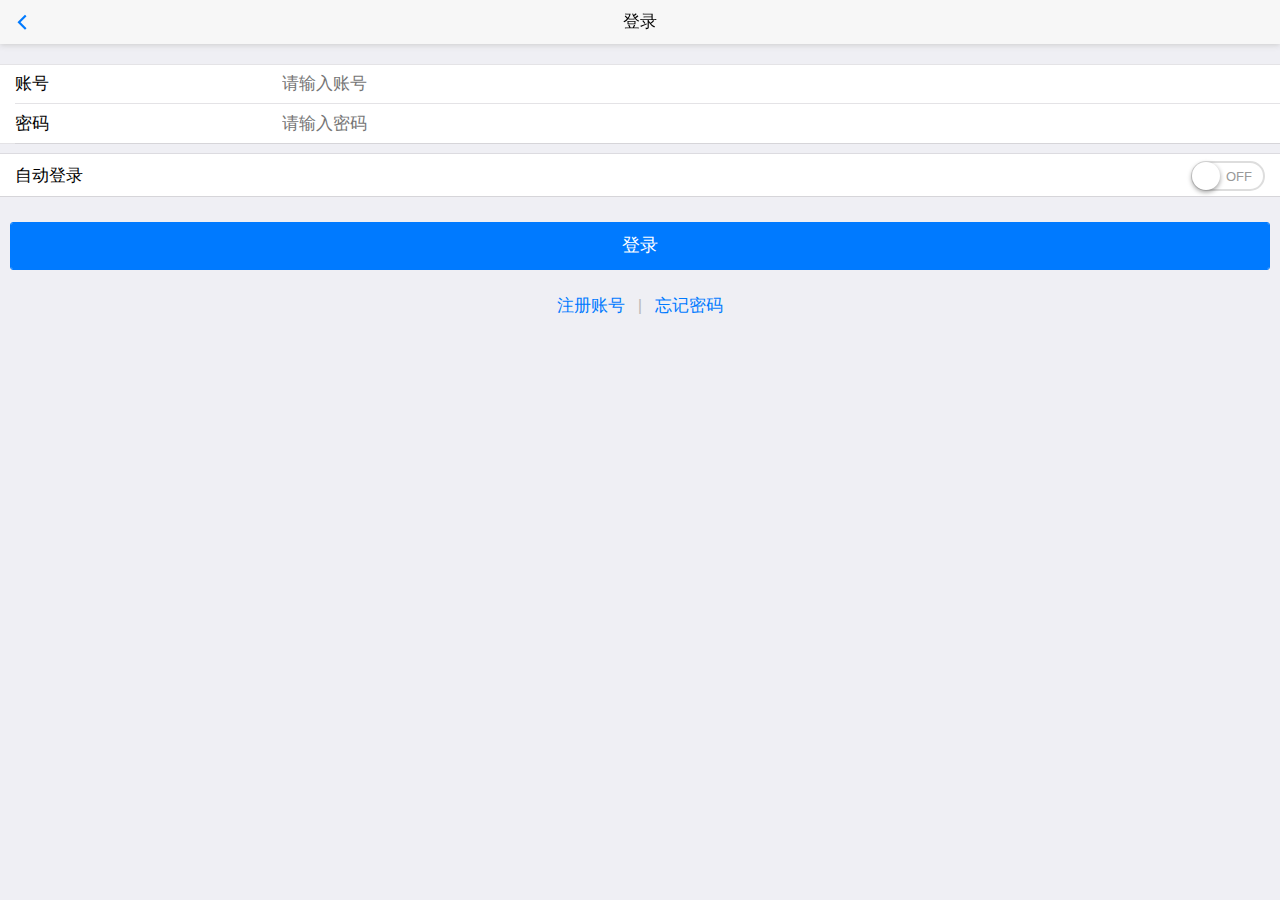
<file: models/login/login.html>
<!DOCTYPE html>
<html class="ui-page-login">

	<head>
		<meta charset="utf-8">
		<meta name="viewport" content="width=device-width,initial-scale=1,minimum-scale=1,maximum-scale=1,user-scalable=no" />
		<title></title>
		<link href="../../common/mui.min.css" rel="stylesheet" />
		<link href="style.css" rel="stylesheet" />
		<style>
			.area {
				margin: 20px auto 0px auto;
			}
			
			.mui-input-group {
				margin-top: 10px;
			}
			
			.mui-input-group:first-child {
				margin-top: 20px;
			}
			
			.mui-input-group label {
				width: 22%;
			}
			
			.mui-input-row label~input,
			.mui-input-row label~select,
			.mui-input-row label~textarea {
				width: 78%;
			}
			
			.mui-checkbox input[type=checkbox],
			.mui-radio input[type=radio] {
				top: 6px;
			}
			
			.mui-content-padded {
				margin-top: 25px;
			}
			
			.mui-btn {
				padding: 10px;
			}
			
			.link-area {
				display: block;
				margin-top: 25px;
				text-align: center;
			}
			
			.spliter {
				color: #bbb;
				padding: 0px 8px;
			}
			
			.oauth-area {
				position: absolute;
				bottom: 20px;
				left: 0px;
				text-align: center;
				width: 100%;
				padding: 0px;
				margin: 0px;
			}
			
			.oauth-area .oauth-btn {
				display: inline-block;
				width: 50px;
				height: 50px;
				background-size: 30px 30px;
				background-position: center center;
				background-repeat: no-repeat;
				margin: 0px 20px;
				/*-webkit-filter: grayscale(100%); */
				border: solid 1px #ddd;
				border-radius: 25px;
			}
			
			.oauth-area .oauth-btn:active {
				border: solid 1px #aaa;
			}
			
			.oauth-area .oauth-btn.disabled {
				background-color: #ddd;
			}
		</style>

	</head>

	<body>
		<header class="mui-bar mui-bar-nav">
			<a href="../main/menu.html" class="mui-action-back mui-icon mui-icon-left-nav mui-pull-left"></a>
			<h1 class="mui-title">登录</h1>
		</header>
		<div class="mui-content">
			<form id='login-form' class="mui-input-group">
				<div class="mui-input-row">
					<label>账号</label>
					<input id='account' type="text" class="mui-input-clear mui-input" placeholder="请输入账号">
				</div>
				<div class="mui-input-row">
					<label>密码</label>
					<input id='password' type="password" class="mui-input-clear mui-input" placeholder="请输入密码">
				</div>
			</form>
			<form class="mui-input-group">
				<ul class="mui-table-view mui-table-view-chevron">
					<li class="mui-table-view-cell">
						自动登录
						<div id="autoLogin" class="mui-switch">
							<div class="mui-switch-handle"></div>
						</div>
					</li>
				</ul>
			</form>
			<div class="mui-content-padded">
				<button id='login' class="mui-btn mui-btn-block mui-btn-primary">登录</button>
				<div class="link-area"><a id='reg'>注册账号</a> <span class="spliter">|</span> <a id='forgetPassword'>忘记密码</a>
				</div>
			</div>
			<div class="mui-content-padded oauth-area">

			</div>
		</div>
		<script src="../../common/mui.min.js"></script>
		<script src="../../common/mui.enterfocus.js"></script>
		<script src="../../common/app.js"></script>
		<script>
			(function($, doc) {
				$.init({
					statusBarBackground: '#f7f7f7'
				});
				$.plusReady(function() {
					plus.screen.lockOrientation("portrait-primary");
					var settings = app.getSettings();
					var state = app.getState();
					var loginPage = plus.webview.getWebviewById("login");
					var menuPage = plus.webview.getWebviewById("menu");
					var mainPage = plus.webview.getWebviewById("main");
					var main_loaded_flag = false;
					if(!mainPage){
						mainPage = $.preload({
							"id": 'main',
							"url": '../main/main.html'
						});
					}else{
						main_loaded_flag = true;
					}
					
					mainPage.addEventListener("loaded",function () {
						main_loaded_flag = true;
					});
					var toMain = function() {
						//使用定时器的原因：
						//可能执行太快，main页面loaded事件尚未触发就执行自定义事件，此时必然会失败
						//备份mui.back，mui.back已将窗口关闭逻辑封装的比较完善（预加载及父子窗口），因此最好复用mui.back
						$.back();					
						
//						var id = setInterval(function () {
//							if(main_loaded_flag){
//								clearInterval(id);
//								$.fire(mainPage, 'show', null);
//								menuPage.show("pop-in");
//								loginPage.back();
//							}
//						},20);
					};
					//检查 "登录状态/锁屏状态" 开始
					if (settings.autoLogin && state.token && settings.gestures) {
						$.openWindow({
							url: 'unlock.html',
							id: 'unlock',
							show: {
								aniShow: 'pop-in'
							},
							waiting: {
								autoShow: false
							}
						});
					} else if (settings.autoLogin && state.token) {
						toMain();
					} else {
						app.setState(null);
						//第三方登录
						var authBtns = ['qihoo', 'weixin', 'sinaweibo', 'qq']; //配置业务支持的第三方登录
						var auths = {};
						var oauthArea = doc.querySelector('.oauth-area');
						plus.oauth.getServices(function(services) {
							
							for (var i in services) {
								var service = services[i];
								auths[service.id] = service;
								if (~authBtns.indexOf(service.id)) {
									var isInstalled = app.isInstalled(service.id);
									var btn = document.createElement('div');
									//如果微信未安装，则为不启用状态
									btn.setAttribute('class', 'oauth-btn' + (!isInstalled && service.id === 'weixin' ? (' disabled') : ''));
									btn.authId = service.id;
									btn.style.backgroundImage = 'url("images/' + service.id + '.png")'
									oauthArea.appendChild(btn);
								}
							}
							$(oauthArea).on('tap', '.oauth-btn', function() {
								if (this.classList.contains('disabled')) {
									plus.nativeUI.toast('您尚未安装微信客户端');
									return;
								}
								var auth = auths[this.authId];
								var waiting = plus.nativeUI.showWaiting();
								auth.login(function() {
									waiting.close();
									plus.nativeUI.toast("登录认证成功");
									auth.getUserInfo(function() {
										plus.nativeUI.toast("获取用户信息成功");
										var name = auth.userInfo.nickname || auth.userInfo.name;
										app.createState(name, function() {
											toMain();
										});
									}, function(e) {
										plus.nativeUI.toast("获取用户信息失败：" + e.message);
									});
								}, function(e) {
									waiting.close();
									plus.nativeUI.toast("登录认证失败：" + e.message);
								});
							});
						}, function(e) {
							console.log("失败",services);
							oauthArea.style.display = 'none';
							plus.nativeUI.toast("获取登录认证失败：" + e.message);
						});
					}
					// close splash
					setTimeout(function() {
						//关闭 splash
						plus.navigator.closeSplashscreen();
					}, 600);
					//检查 "登录状态/锁屏状态" 结束
					var loginButton = doc.getElementById('login');
					var accountBox = doc.getElementById('account');
					var passwordBox = doc.getElementById('password');
					var autoLoginButton = doc.getElementById("autoLogin");
					var regButton = doc.getElementById('reg');
					var forgetButton = doc.getElementById('forgetPassword');
					loginButton.addEventListener('tap', function(event) {
						var loginInfo = {
							account: accountBox.value,
							password: passwordBox.value
						};
						app.login(loginInfo, function(err) {
							if (err) {
								plus.nativeUI.toast(err);
								return;
							}
							//觸發這個Wv界面裏面定義的updateUser
							mui.fire(menuPage,'updateUser');
							toMain();
						});
					});
					$.enterfocus('#login-form input', function() {
						$.trigger(loginButton, 'tap');
					});
					autoLoginButton.classList[settings.autoLogin ? 'add' : 'remove']('mui-active')
					autoLoginButton.addEventListener('toggle', function(event) {
						setTimeout(function() {
							var isActive = event.detail.isActive;
							settings.autoLogin = isActive;
							app.setSettings(settings);
						}, 50);
					}, false);
					regButton.addEventListener('tap', function(event) {
						$.openWindow({
							url: 'reg.html',
							id: 'reg',
							preload: true,
							show: {
								aniShow: 'pop-in'
							},
							styles: {
								popGesture: 'hide'
							},
							waiting: {
								autoShow: false
							}
						});
					}, false);
					forgetButton.addEventListener('tap', function(event) {
						$.openWindow({
							url: 'forget_password.html',
							id: 'forget_password',
							preload: true,
							show: {
								aniShow: 'pop-in'
							},
							styles: {
								popGesture: 'hide'
							},
							waiting: {
								autoShow: false
							}
						});
					}, false);
					//
					window.addEventListener('resize', function() {
						oauthArea.style.display = document.body.clientHeight > 400 ? 'block' : 'none';
					}, false);
				});
			}(mui, document));
		</script>
	</body>

</html>
</file>
<file: models/login/style.css>
.ui-page-login,
body {
	width: 100%;
	height: 100%;
	margin: 0px;
	padding: 0px;
}
.mui-content{height: 100%;}
</file>
